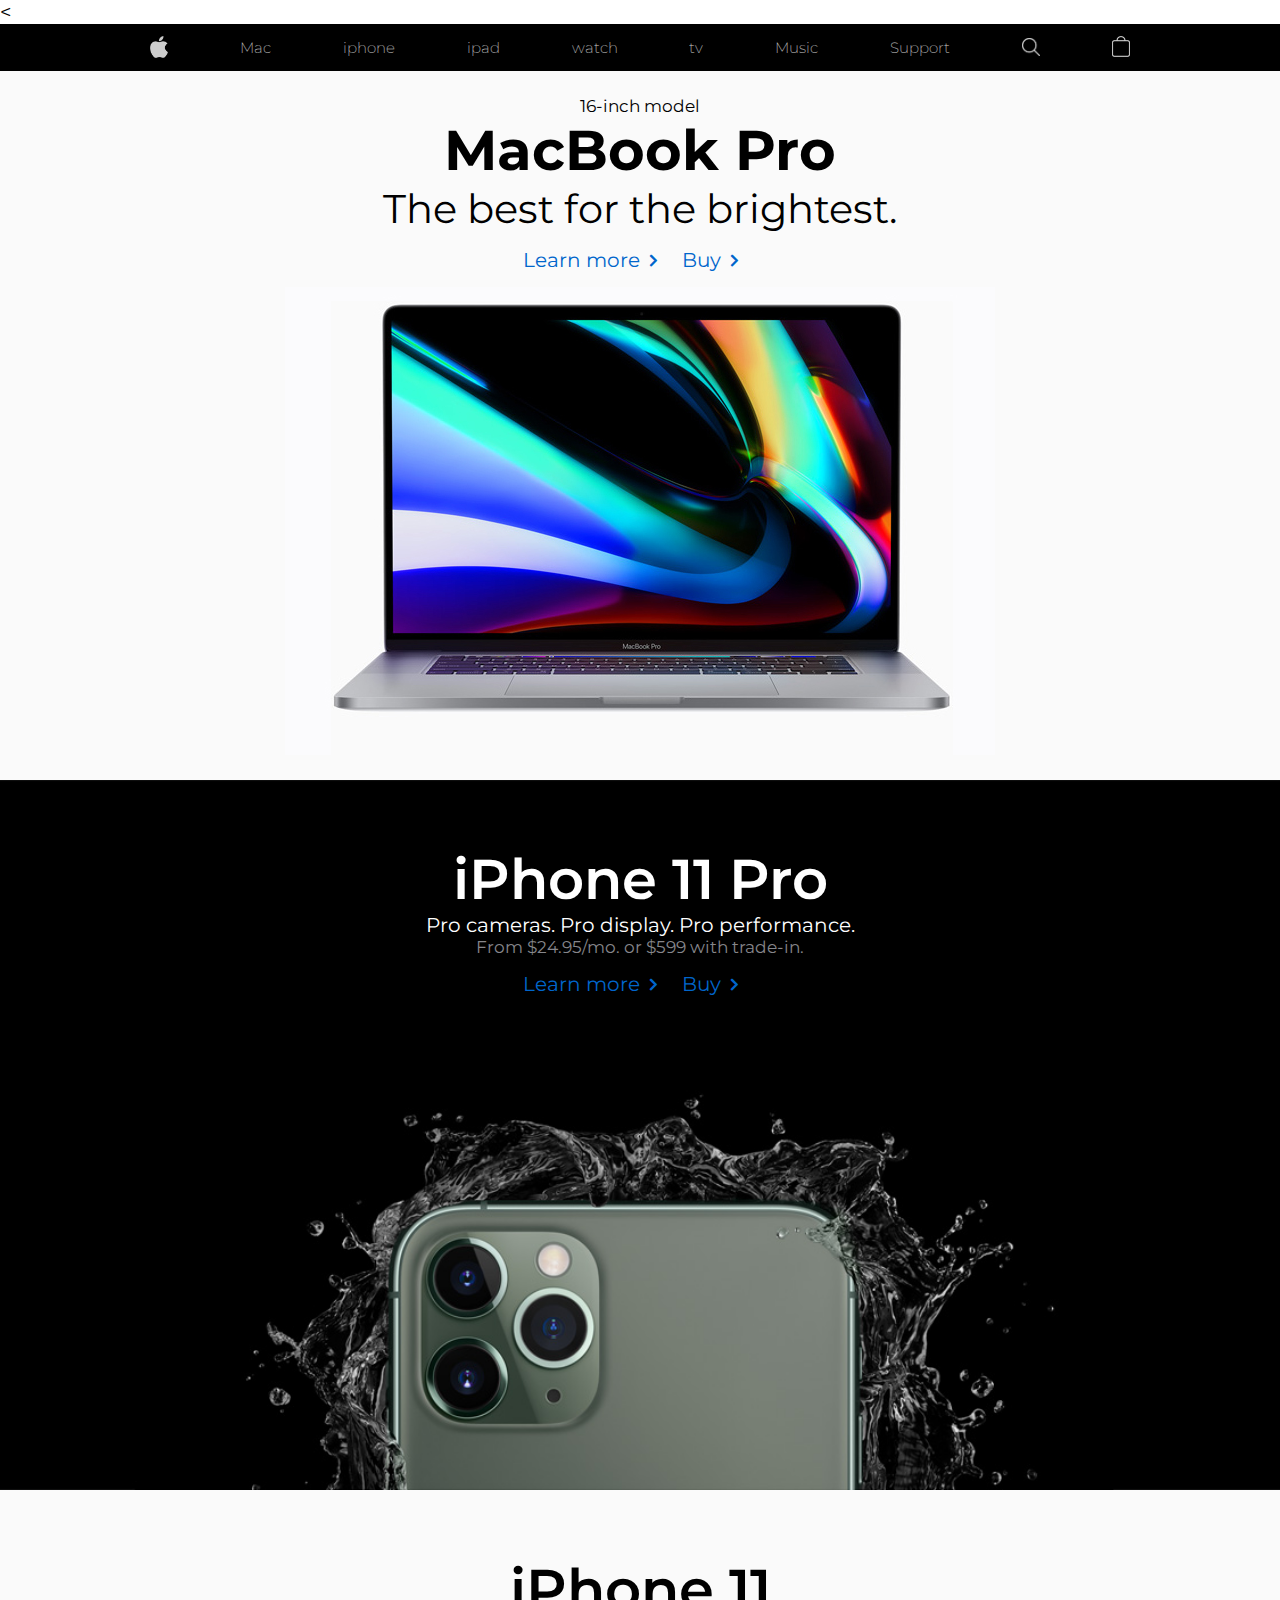
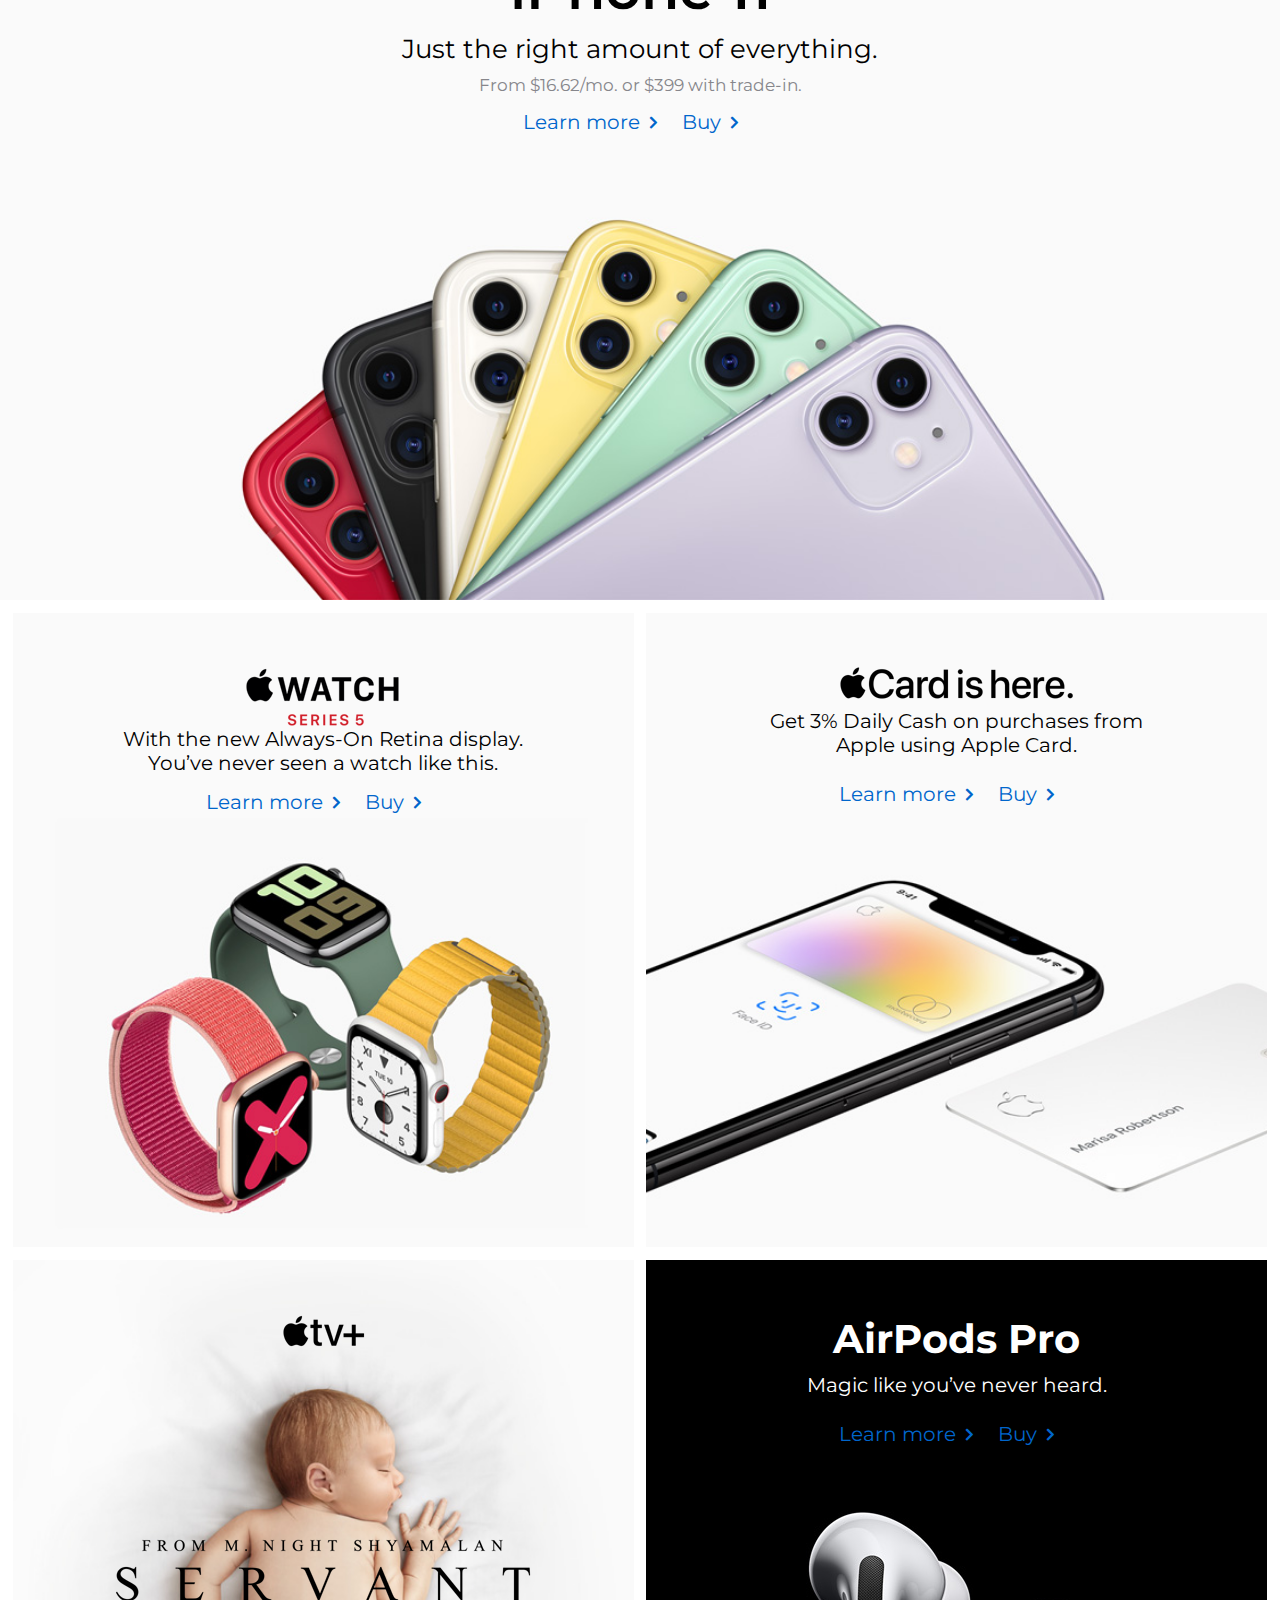
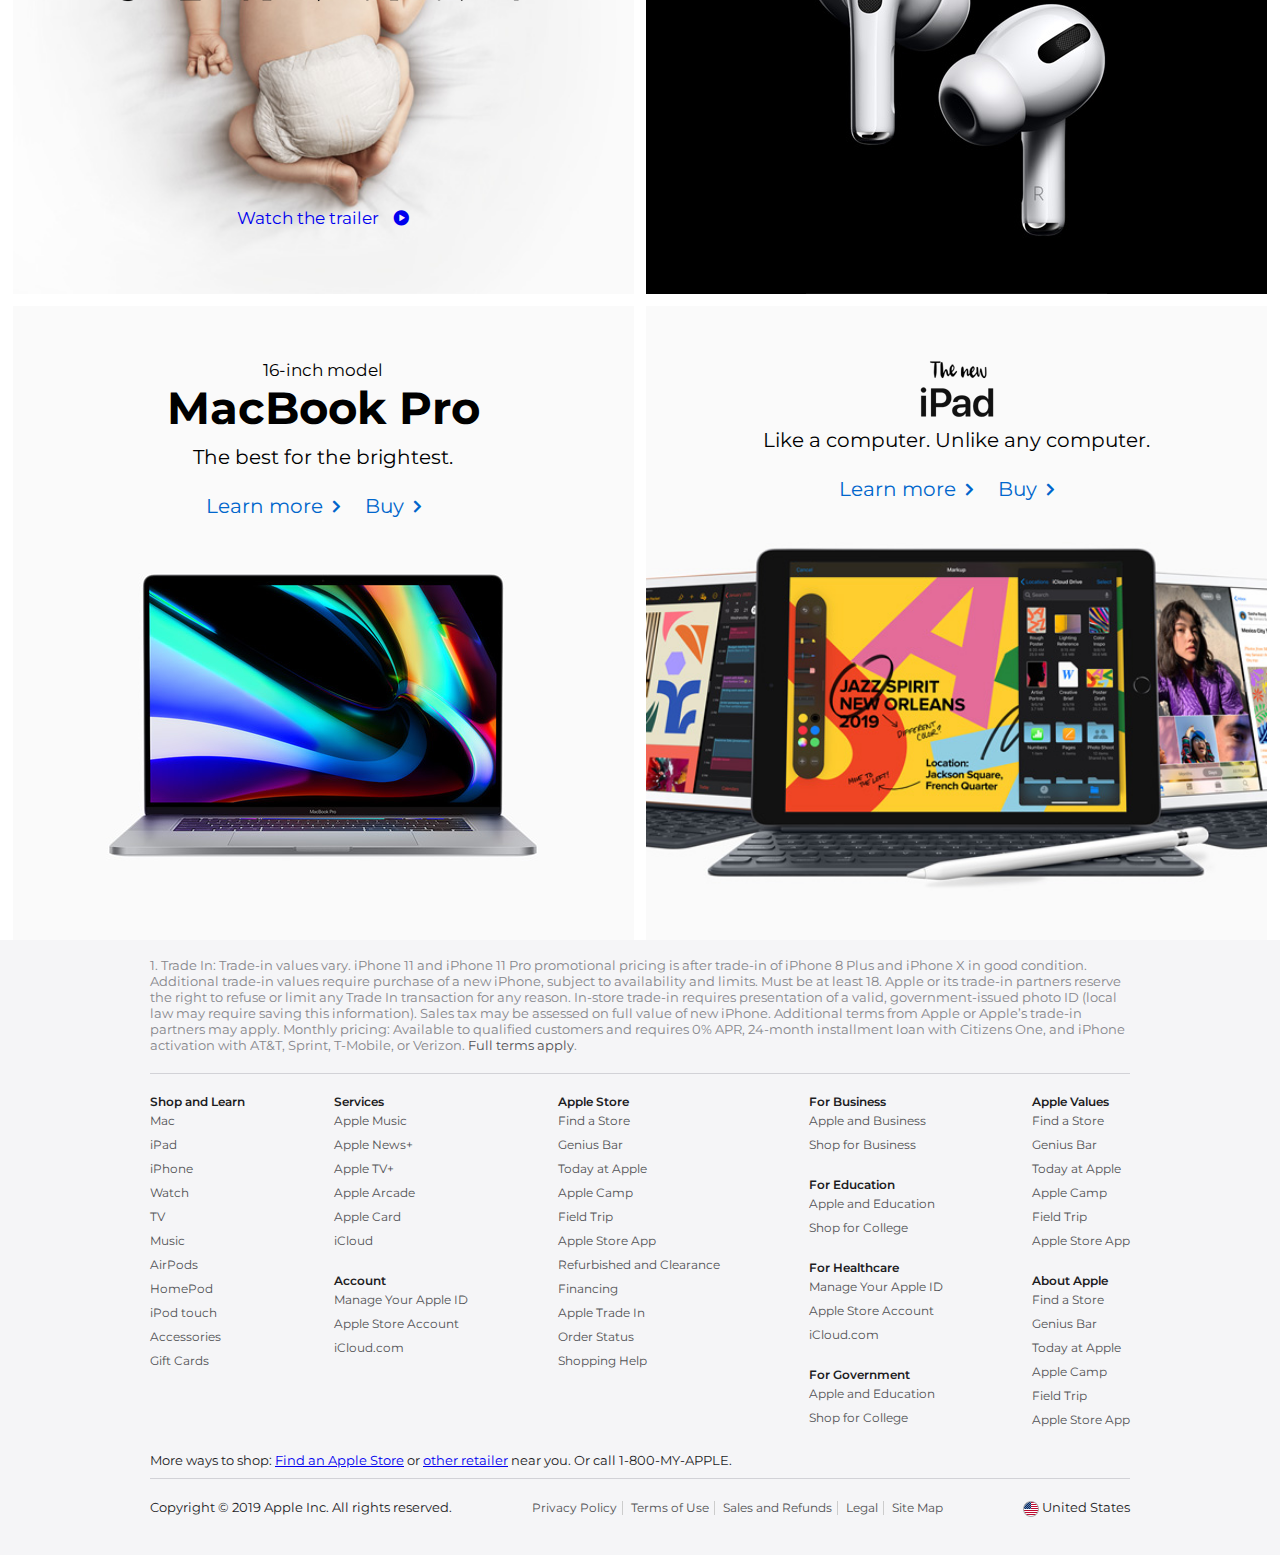
<file: samri-apple-html-css-replica/index.html>
<<!DOCTYPE html>
<html>
<head>
	<title>Apple Website</title>
	<link rel="stylesheet" type="text/css" href="css/styles.css">

	<!-- Link to the Font-Awesome Font -->
	<!-- This font gives us the option to use emojies, symbols, common logos and icons as a font -->
	<link rel="stylesheet" href="https://maxcdn.bootstrapcdn.com/font-awesome/4.6.2/css/font-awesome.min.css">

	<!-- Link to Montserrat font on Google Fonts-->
	<link href="https://fonts.googleapis.com/css?family=Montserrat:200,200i,300,300i,400,600,600i,700,700i,800,800i,900,900i&display=swap" rel="stylesheet">

</head>
<body>
	<div class="outer-wrapper"> 
		<header class="header-wrapper">
			<div class="internal-wrapper"> 
				<div class="header-links-wrapper">
					<ul>
						<li class="logo-link"><a href="/"><img src="images/icons/logo.png"></a></li>
						<li><a href="/mac/">Mac</a></li>
						<li><a href="#">iphone</a></li>
						<li><a href="#">ipad</a></li>
						<li><a href="#">watch</a></li>
						<li><a href="#">tv</a></li>
						<li><a href="#">Music</a></li>
						<li><a href="#">Support</a></li>
						<li class="search-link"><a href="/search/"><img src="images/icons/search-icon.png"></a></li>
						<li class="cart-link"><a  href="/cart/"><img src="images/icons/cart.png"></a></li>
					</ul>					
				</div>
			</div>
		</header>

		<section class="main-highlight-wrapper">
			<div class="internal-wrapper"> 
				<div class="model">
					16-inch model
				</div>

				<div class="product-title">
					MacBook Pro
				</div>

				<div class="brief-description">
					The best for the brightest.
				</div>

				<div class="links-wrapper">
					<ul>
						<li><a href="">Learn more</a></li>
						<li><a href="">Buy</a></li>
					</ul> 
				</div>

				<div class="main-image-wrapper">
					<img src="images/home/mac-laptop.jpg"/>
				</div>

			</div>
		</section> 

		<section class="second-hightlight-wrapper">
			<div class="internal-wrapper">
				<div class="title-wraper">
					iPhone 11 Pro 
				</div> 

				<div class="20px">
					Pro cameras. Pro display. Pro performance.
				</div>

				<div class="price-wrapper">
					From $24.95/mo. or $599 with trade‑in.
				</div>

				<div class="links-wrapper">
					<ul>
						<li><a href="">Learn more</a></li>
						<li><a href="">Buy</a></li>
					</ul> 
				</div>
			</div>
		</section>

		<section class="third-highlight-wrapper">
			<div class="internal-wrapper">
				<div class="title-wraper">
					iPhone 11 
				</div> 
				<div class="description-wrapper">
					Just the right amount of everything.
				</div>
				<div class="price-wrapper">
					From $16.62/mo. or $399 with trade‑in.
				</div>
				<div class="links-wrapper">
					<ul>
						<li><a href="">Learn more</a></li>
						<li><a href="">Buy</a></li>
					</ul> 
				</div>
			</div>
		</section>




		
		<section class="fourth-heghlight-wrapper">
			<div class="left-side-wrapper">
				<div class="top-logo-wrapper">
					<div class="logo-wrapper">
						<img src="images/icons/watch-series5-logo.png">
					</div>
				</div>
				<div class="fourth-heghlight-wrappe">
					With the new Always-On Retina display.<br>
					You’ve never seen a watch like this.
				</div>
				<div class="links-wrapper">
					<ul>
						<li><a href="">Learn more</a></li>
						<li><a href="">Buy</a></li>
					</ul> 
				</div>
			</div>
			<div class="right-side-wrapper">
				<div class="top-logo-wrapper">
					<div class="logo-wrapper">
						<img src="images/icons/apple-card-logo.png">
					</div>
				</div>
				<div class="description-wraper">
					Get 3% Daily Cash on purchases from Apple using Apple Card.
				</div>
				<div class="links-wrapper">
					<ul>
						<li><a href="">Learn more</a></li>
						<li><a href="">Buy</a></li>
					</ul> 
				</div>
			</div>	
		</section>
		<section class="fifth-heghlight-wrapper"> 
			<div class="left-side-wrapper">
				<div class="top-logo-wrapper">
					<div class="logo-wrapper">
						<img src="images/icons/apple-tv-logo.png">
					</div>
				</div>

				<div class="tvshow-logo-wraper">
					<img src="images/icons/servant-logo.png">
				</div>

				<div class="watch-more-wrapper">
					<a href="#">Watch the trailer</a>
				</div>
			</div>
			<div class="right-side-wrapper">
				<div class="top-logo-wrapper">
					<div class="logo-wrapper">
						AirPods Pro
					</div>
				</div>

				<div class="description-wraper">
					Magic like you’ve never heard.
				</div>

				<div class="links-wrapper">
					<ul>
						<li><a href="">Learn more</a></li>
						<li><a href="">Buy</a></li>
					</ul> 
				</div>
			</div>	
		</section>
		<section class="sixth-heghlight-wrapper"> 
			<div class="left-side-wrapper">
				<div class="model">

					16-inch model
				</div>

				<div class="product-title-small">
					MacBook Pro
				</div>

				<div class="description-wraper">
					The best for the brightest.
				</div>

				<div class="links-wrapper">
					<ul>
						<li><a href="">Learn more</a></li>
						<li><a href="">Buy</a></li>
					</ul> 
				</div>
			</div>
			<div class="right-side-wrapper">
				<div class="top-logo-wrapper">
					<div class="logo-wrapper">
						<img src="images/icons/new-ipad-logo.png">
					</div>
				</div>

				<div class="description-wraper">
					Like a computer. Unlike any computer.
				</div>

				<div class="links-wrapper">
					<ul>
						<li><a href="">Learn more</a></li>
						<li><a href="">Buy</a></li>
					</ul> 
				</div>
			</div>	
		</section>





		<footer class="footer-wrapper">
			<div class="internal-wrapper"> 
				<div class="upper-text-container">
					1. Trade In: Trade‑in values vary. iPhone 11 and iPhone 11 Pro promotional pricing is after trade‑in of iPhone 8 Plus and iPhone X in good condition. Additional trade‑in values require purchase of a new iPhone, subject to availability and limits. Must be at least 18. Apple or its trade-in partners reserve the right to refuse or limit any Trade In transaction for any reason. In‑store trade‑in requires presentation of a valid, government-issued photo ID (local law may require saving this information). Sales tax may be assessed on full value of new iPhone. Additional terms from Apple or Apple’s trade-in partners may apply. Monthly pricing: Available to qualified customers and requires 0% APR, 24‑month installment loan with Citizens One, and iPhone activation with AT&T, Sprint, T‑Mobile, or Verizon. <a href="#"> Full terms apply</a>.
				</div>
				<div class="footer-links-wrapper"> 
					<div class="links-wrapper-1">
						<h3>Shop and Learn</h3>
						<ul>
							<li><a href="#">Mac</a></li>
							<li><a href="#">iPad</a></li>
							<li><a href="#">iPhone</a></li>
							<li><a href="#">Watch</a></li>
							<li><a href="#">TV</a></li>
							<li><a href="#">Music</a></li>
							<li><a href="#">AirPods</a></li>
							<li><a href="#">HomePod</a></li>
							<li><a href="#">iPod touch</a></li>
							<li><a href="#">Accessories</a></li>
							<li><a href="#">Gift Cards</a></li>
						</ul>
					</div> 
					<div class="links-wrapper-2">
						<h3>Services</h3>
						<ul>
							<li><a href="#">Apple Music</a></li>
							<li><a href="#">Apple News+</a></li>
							<li><a href="#">Apple TV+</a></li>
							<li><a href="#">Apple Arcade</a></li>
							<li><a href="#">Apple Card</a></li>
							<li><a href="#">iCloud</a></li>
						</ul>
						<h3>Account</h3>
						<ul>
							<li><a href="#">Manage Your Apple ID</a></li>
							<li><a href="#">Apple Store Account</a></li>
							<li><a href="#">iCloud.com</a></li>
						</ul>					
					</div> 
					<div class="links-wrapper-3">
						<h3>Apple Store</h3>
						<ul>
							<li><a href="#">Find a Store</a></li>
							<li><a href="#">Genius Bar</a></li>
							<li><a href="#">Today at Apple</a></li>
							<li><a href="#">Apple Camp</a></li>
							<li><a href="#">Field Trip</a></li>
							<li><a href="#">Apple Store App</a></li>
							<li><a href="#">Refurbished and Clearance</a></li>
							<li><a href="#">Financing</a></li>
							<li><a href="#">Apple Trade In</a></li>
							<li><a href="#">Order Status</a></li>
							<li><a href="#">Shopping Help</a></li>
						</ul>
					</div> 
					<div class="links-wrapper-4">
						<h3>For Business</h3>
						<ul>
							<li><a href="#">Apple and Business</a></li>
							<li><a href="#">Shop for Business</a></li>
						</ul>		
						<h3>For Education</h3>
						<ul>
							<li><a href="#">Apple and Education</a></li>
							<li><a href="#">Shop for College</a></li>
						</ul>
						<h3>For Healthcare</h3>
						<ul>
							<li><a href="#">Manage Your Apple ID</a></li>
							<li><a href="#">Apple Store Account</a></li>
							<li><a href="#">iCloud.com</a></li>
						</ul>	
						<h3>For Government</h3>
						<ul>
							<li><a href="#">Apple and Education</a></li>
							<li><a href="#">Shop for College</a></li>
						</ul>
					</div> 

					<div class="links-wrapper-5">
						<h3>Apple Values</h3>
						<ul>
							<li><a href="#">Find a Store</a></li>
							<li><a href="#">Genius Bar</a></li>
							<li><a href="#">Today at Apple</a></li>
							<li><a href="#">Apple Camp</a></li>
							<li><a href="#">Field Trip</a></li>
							<li><a href="#">Apple Store App</a></li>
						</ul>
						<h3>About Apple</h3>
						<ul>
							<li><a href="#">Find a Store</a></li>
							<li><a href="#">Genius Bar</a></li>
							<li><a href="#">Today at Apple</a></li>
							<li><a href="#">Apple Camp</a></li>
							<li><a href="#">Field Trip</a></li>
							<li><a href="#">Apple Store App</a></li>
						</ul>						
					</div> 
				</div>
				<div class="my-apple-wrapper"> 
					More ways to shop: <a href="#">Find an Apple Store</a> or <a href="#">other retailer</a> near you. Or call 1-800-MY-APPLE.
				</div>
				<div class="copyright-wrapper">
					<div class="copyright">
						Copyright © 2019 Apple Inc. All rights reserved.
					</div>
					<div class="footer-links-terms">
						<ul>
							<li><a href="#">Privacy Policy</a></li>
							<li><a href="#">Terms of Use</a></li>
							<li><a href="#">Sales and Refunds</a></li>
							<li><a href="#">Legal</a></li>
							<li><a href="#">Site Map</a></li>
						</ul>
					</div>
					<div class="footer-country">
						<div class="flag-wrapper"><img src="images/icons/16.png"></div> <div class="footer-country-name">United States</div> 
					</div>
				</div>
			</div>
		</footer> 
	</div>


</body>
</html>
</file>
<file: samri-apple-html-css-replica/css/styles.css>
* {
	margin: 0;
	padding: 0;
}
img {
	max-width: 100%;
}
body {
	font-size: 20px; 
	font-family: 'Montserrat', sans-serif;
}

/* Header Style */
.header-wrapper {
	background: black; 
	color: #fff;
	font-weight: 200;
	font-size: 0.75em;	
}
.header-wrapper ul {
	display: flex;
  -webkit-box-pack: justify;
  justify-content: space-between;
}
.internal-wrapper {
	width: 980px;
	padding: 0 10px;
	margin: 0 auto;
}
.header-wrapper .header-links-wrapper ul  li a {
	text-decoration: none;
	color: #fff;
}
.header-wrapper ul {
	list-style: none;
}
.header-wrapper .header-links-wrapper ul  li {
	display: inline-block;
  padding: 14px 0 8px;
  height: 25px;
  opacity: 0.8;
}
.header-wrapper .header-links-wrapper ul  li:hover {
	opacity: 1;
}	
.logo-link, .search-link, .cart-link {
	width: 18px;	
	display: block;
}
.header-wrapper .header-links-wrapper ul  li.logo-link {
	padding: 12px 0 10px;
}
.header-wrapper .header-links-wrapper ul  li.search-link {
	padding: 14px 0 8px;
}
.header-wrapper .header-links-wrapper ul  li.cart-link {
	padding: 12px 0 10px;
}

/* Footer Styling */
.footer-wrapper {
  background-color: #f5f5f7;
  color: #1d1d1f;
  font-size: .65em;
}
.upper-text-container {
  border-bottom: 1px solid #d2d2d7;
  color: #86868b;
  padding: 17px 0 20px;
}
.upper-text-container a {
	text-decoration: none;
	color: #515154; 
}
.upper-text-container a:hover {
	text-decoration: underline;
}
.footer-links-wrapper {
	display: flex;
  -webkit-box-pack: justify;
  justify-content: space-between;
  padding-top: 20px;
}
.footer-wrapper ul {
	list-style: none;
	padding-bottom: 20px;
}
.footer-wrapper ul li{
	padding: 5px 0;
	font-size: 0.9em;
}
.footer-links-wrapper a {
	color: #515154;
	text-decoration: none;
}
.footer-links-wrapper a:hover {
	text-decoration: underline;
}
.footer-links-wrapper h3 {
	font-size: 12px;
	font-weight: 600;
}
.my-apple-wrapper {
	border-bottom: 1px solid #d2d2d7;
	padding-bottom: 10px;
	margin-bottom: 10px; 
}
.copyright-wrapper {
	display: flex;
  -webkit-box-pack: justify;
  justify-content: space-between;
  padding: 10px 0 20px;
}
.footer-links-terms ul li {
  display: inline-block;
  padding: 0 5px;
  border-right: 1px solid #ccc;
}
 .footer-links-terms ul li:last-child {
	border-right: 0px;
	color: #06c;
} 
.footer-links-terms ul li a {
	text-decoration: none;
	color: #515154;
}
.footer-links-terms ul li a:hover {
	text-decoration: underline;
}
.footer-country {
	display: inline-block;
}
.flag-wrapper {
	display: inline-block;
	vertical-align: middle;
}
.footer-country-name{
	display: inline-block;
	vertical-align: top;
}

/* Main Highlight */
.main-highlight-wrapper {
	background: #fafafa;
	text-align: center;
	padding: 25px 0;
}
.links-wrapper ul {
	list-style: none;
}
.model {
	font-size: .85em;
}
.product-title {
	font-weight: 700;
	font-size: 56px;
}
.brief-description {
	font-size: 2em;
}
.links-wrapper {
	padding: 15px 0;
}
.links-wrapper ul li {
	display: inline-block;
	padding-right: 20px;
}
.links-wrapper ul li a {
	color: #06c;
	text-decoration: none;
}
.links-wrapper ul li a:hover {
	color: #000;
}
.links-wrapper ul li a:after {
  font-family: "FontAwesome";
  font-weight: 900;
  content: "\f105";
  padding-left: 10px;
}

/* Second Highlight Section */
.second-hightlight-wrapper {
	background-image: url("../images/home/iphone11-pro-bg.jpg");
	height: 580px;
	background-position: center;
	background-repeat: no-repeat;
  background-size: cover;
	text-align: center;
	padding: 65px 20px;
	color: #fff;
}
.title-wraper {
	font-weight: 600;
	font-size: 56px;	
}
.description-wrapper {
	font-size: 26px;
	padding: 10px 0;
}
.price-wrapper {
	color: #86868b; 
	font-size: 0.85em;
}

/* Third Highlight Section */
.third-highlight-wrapper {
	background-image: url("../images/home/iphone11-bg.jpg");
	height: 580px;
	background-position: center;
	background-repeat: no-repeat;
	background-size: cover;
	text-align: center;
	padding: 65px 20px;
}

/*Fourth Highlight Section */
.fourth-heghlight-wrapper {
	display: flex;
  -webkit-box-pack: justify;
  justify-content: space-between;
  background: #fff;
}
.left-side-wrapper {
	height: 580px;
	background-position: center;
	background-repeat: no-repeat;
	background-size: cover;
	text-align: center;
	width: 48.5%;
	margin: 1% 0.5% 0% 1%; 
	padding-top: 54px;
}
.fourth-heghlight-wrapper .left-side-wrapper {
	background-image:  url("../images/home/watch-series-5.jpg"); 
}
.right-side-wrapper {
	height: 580px;
	background-position: center;
	background-repeat: no-repeat;
	background-size: cover;
	text-align: center;	
	width: 48.5%;
	margin: 1% 1% 0% 0.5%; 
	padding-top: 54px;
}
.fourth-heghlight-wrapper .right-side-wrapper {
	background-image:  url("../images/home/apple-card.jpg"); 
}
.description-wraper {
	max-width: 430px;
	margin: 0 auto;
	padding: 10px; 
}

/*Fivth Highlight Section */
.fifth-heghlight-wrapper {
	display: flex;
  -webkit-box-pack: justify;
  justify-content: space-between;
  background: #fff;
}
.fifth-heghlight-wrapper .left-side-wrapper {
	background-image:  url("../images/home/apple-tv-background.jpg"); 
}
.fifth-heghlight-wrapper .right-side-wrapper {
	background-image:  url("../images/home/air-pods.jpg"); 
	color: #fff; 
	background-size: initial;
	background-color: #000;
	background-position: bottom;
}
.logo-wrapper {
	font-size: 40px;
	font-weight: bold;
}
.tvshow-logo-wraper {
	padding: 180px 0 200px;
}
.watch-more-wrapper a {
	text-decoration: none;
	font-size: 0.85em;
}
.watch-more-wrapper a:after {
  font-family: "FontAwesome";
  font-weight: 900;
  content: "\f144";
  padding-left: 15px;
}
/*Sixth Highlight Section */
.sixth-heghlight-wrapper {
	display: flex;
  -webkit-box-pack: justify;
  justify-content: space-between;
  background: #fff;
}
.sixth-heghlight-wrapper .left-side-wrapper {
	background-image:  url("../images/home/macbook-pro.jpg"); 
	background-size: initial;
	background-color: #fafafa;
	background-position: bottom;
}
.sixth-heghlight-wrapper .right-side-wrapper {
	background-image:  url("../images/home/new-ipad.jpg"); 
}
.product-title-small {
	font-weight: 700;
	font-size: 45px;
}
</file>
